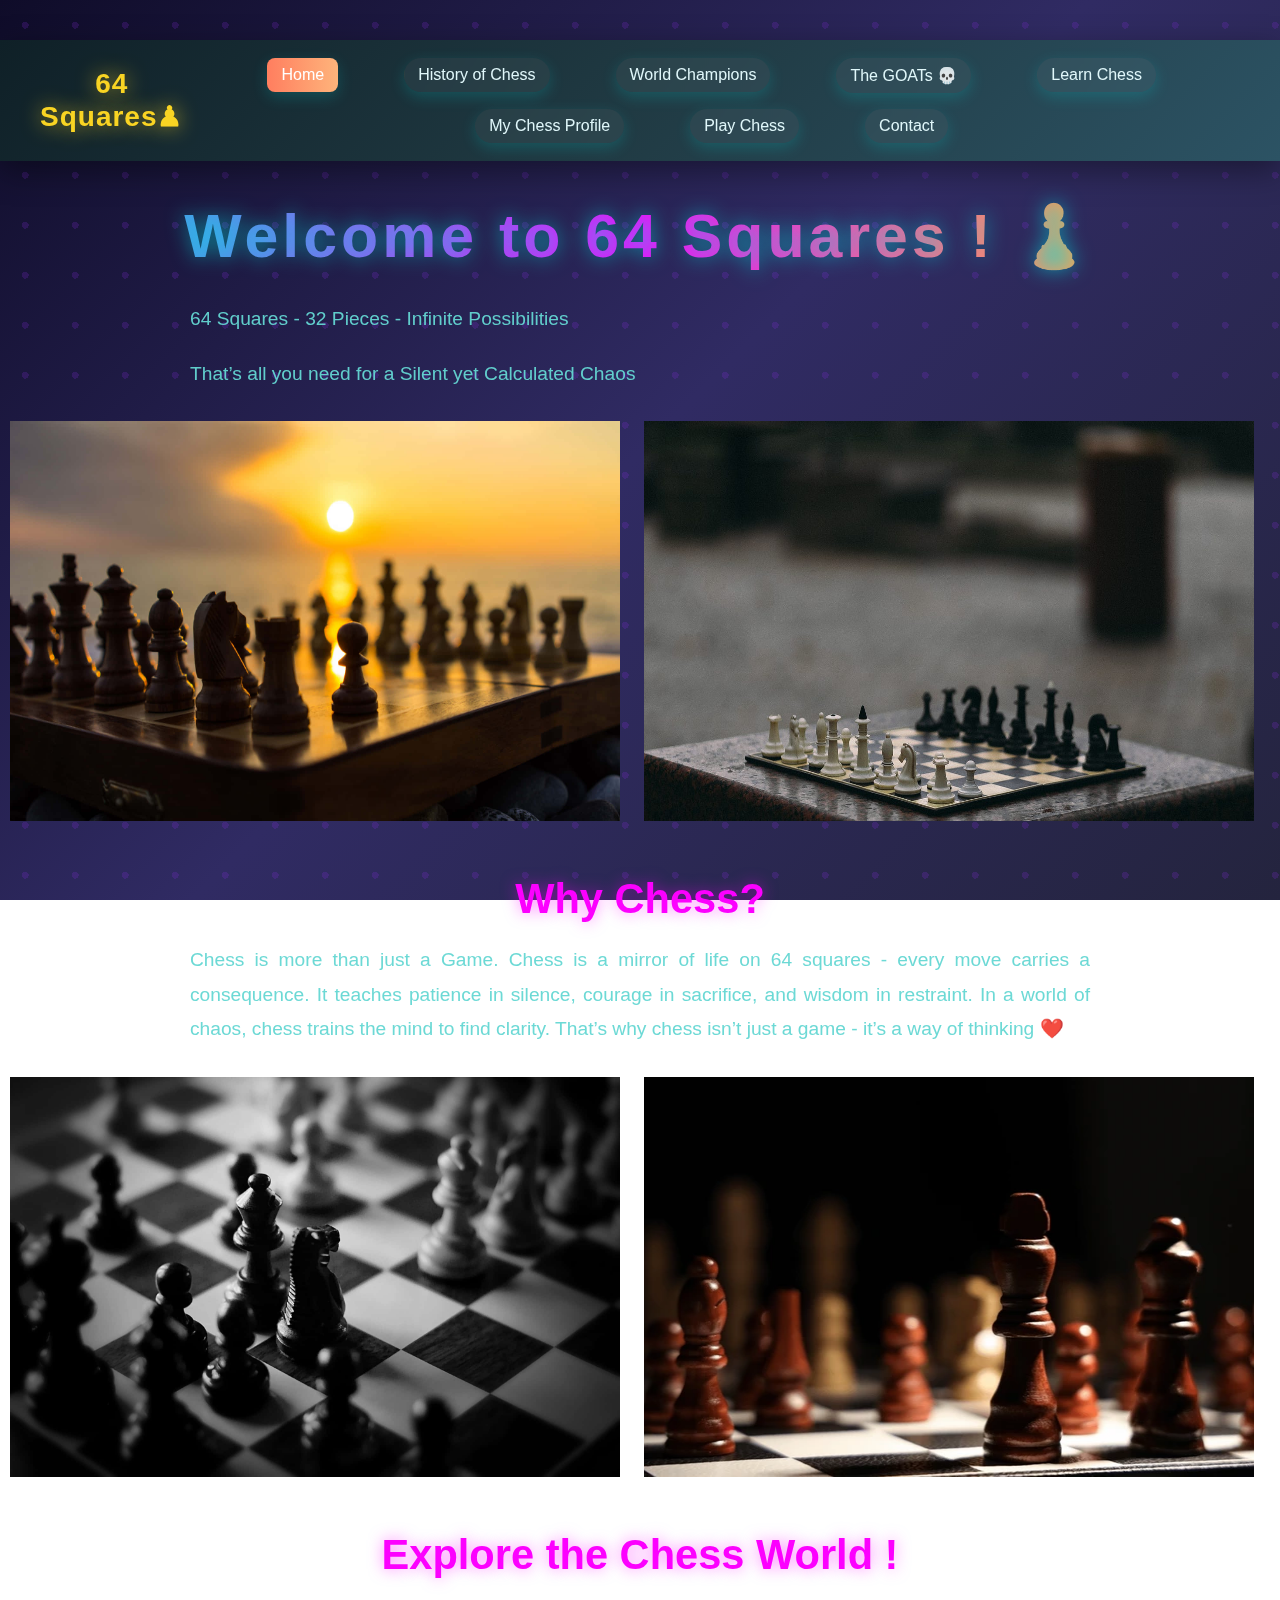
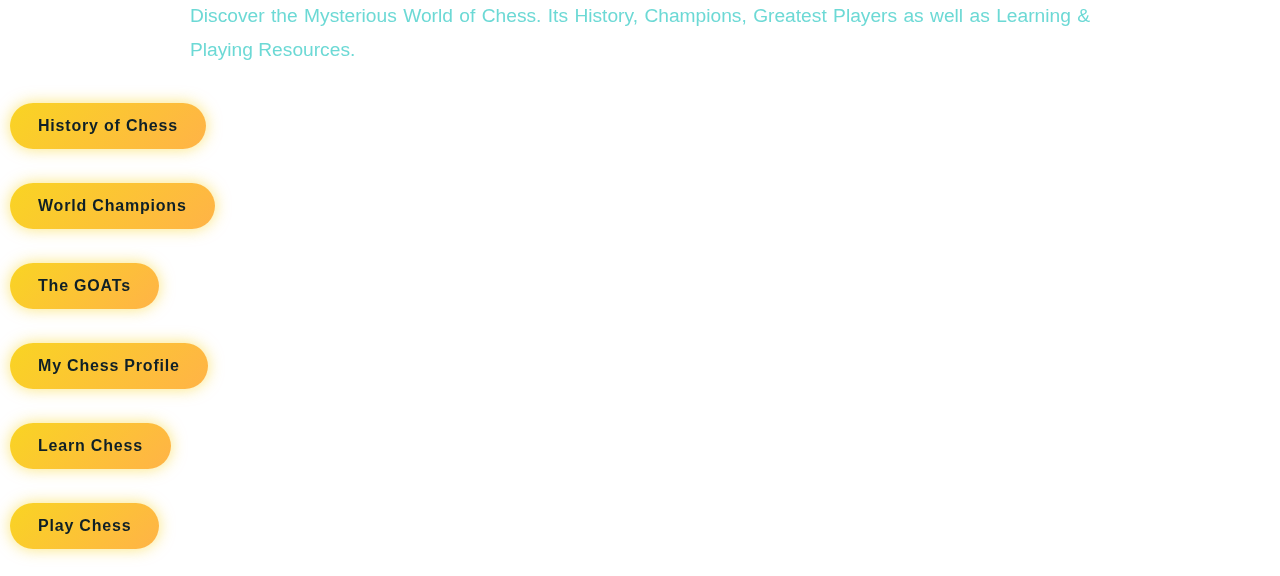
<file: index.html>
<html lang="en">
<head>
    <meta charset="UTF-8">
    <meta name="viewport" content="width=device-width, initial-scale=1.0">
    <title>64 Squares - Home</title>
    <link rel="stylesheet" href="style.css">
    <link rel="icon" href="king.jpg" >
</head>
<body>
<nav class="navbar">
  <div class="logo">64 Squares♟</div>

  <ul class="nav-links">
    <li><a href="index.html">Home</a></li>
    <li><a href="history.html">History of Chess</a></li>
    <li><a href="champions.html">World Champions</a></li>
    <li><a href="goats.html">The GOATs 💀</a></li>
    <li><a href="learning.html">Learn Chess</a></li>
    <li><a href="myprofile.html">My Chess Profile</a></li>
    <li><a href="play.html">Play Chess</a></li>
    <li><a href="contact.html">Contact</a></li>
  </ul>
</nav>


    
    
    
    <main>
        <section class="hero">
            <h1>Welcome to 64 Squares ! ♟️</h1>
                                 <p>64 Squares - 32 Pieces - Infinite Possibilities</p> 
                                 <p>That’s all you need for a Silent yet Calculated Chaos</p>
            <div class= style="text-align: center;">
         <img src="chess3.jpg" height="400" width="610" class="float-img hover-zoom reveal-img" style="display: inline-block; margin:10px;">
         <img src="chess6.jpg" height="400" width="610" class="float-img hover-zoom reveal-img" style="display: inline-block; margin:10px;">
            </div>
            
        </section>

        <section class="intro">
            <h2>Why Chess?</h2>
            <p>Chess is more than just a Game. 
         Chess is a mirror of life on 64 squares - every move carries a consequence.
It teaches patience in silence, courage in sacrifice, and wisdom in restraint.
In a world of chaos, chess trains the mind to find clarity.
That’s why chess isn’t just a game - it’s a way of thinking ❤️</p>
        </section>
        <div class="image-container">
<img src="chess1.jpg" height="400" width="610" class="float-img hover-zoom reveal-img" style="display: inline-block; margin:10px;">
<img src="chess12.webp" height="400" width="610" class="float-img hover-zoom reveal-img" style="display: inline-block; margin:10px;">

</div>
        <section class="featured-pages">
            <h2>Explore the Chess World !</h2>
            <p>Discover the Mysterious World of Chess. Its History, Champions, Greatest Players as well as Learning & Playing Resources.
        
            </p>
            <ul>
                <li><a href="history.html" class="glow-btn" target="_blank">History of Chess</a></li>
                <li><a href="champions.html" class="glow-btn" target="_blank">World Champions</a></li>
                <li><a href="goats.html" class="glow-btn" target="_blank">The GOATs</a></li>
                <li><a href="myprofile.html" class="glow-btn" target="_blank">My Chess Profile</a></li>
               <li><a href="learning.html" class="glow-btn" target="_blank">Learn Chess</a></li>
               <li><a href="play.html" class="glow-btn" target="_blank">Play Chess</a></li>
               
            </ul>
        </section>
    </main>


    
    
    <script src="script.js"></script>
</body></html>
</file>
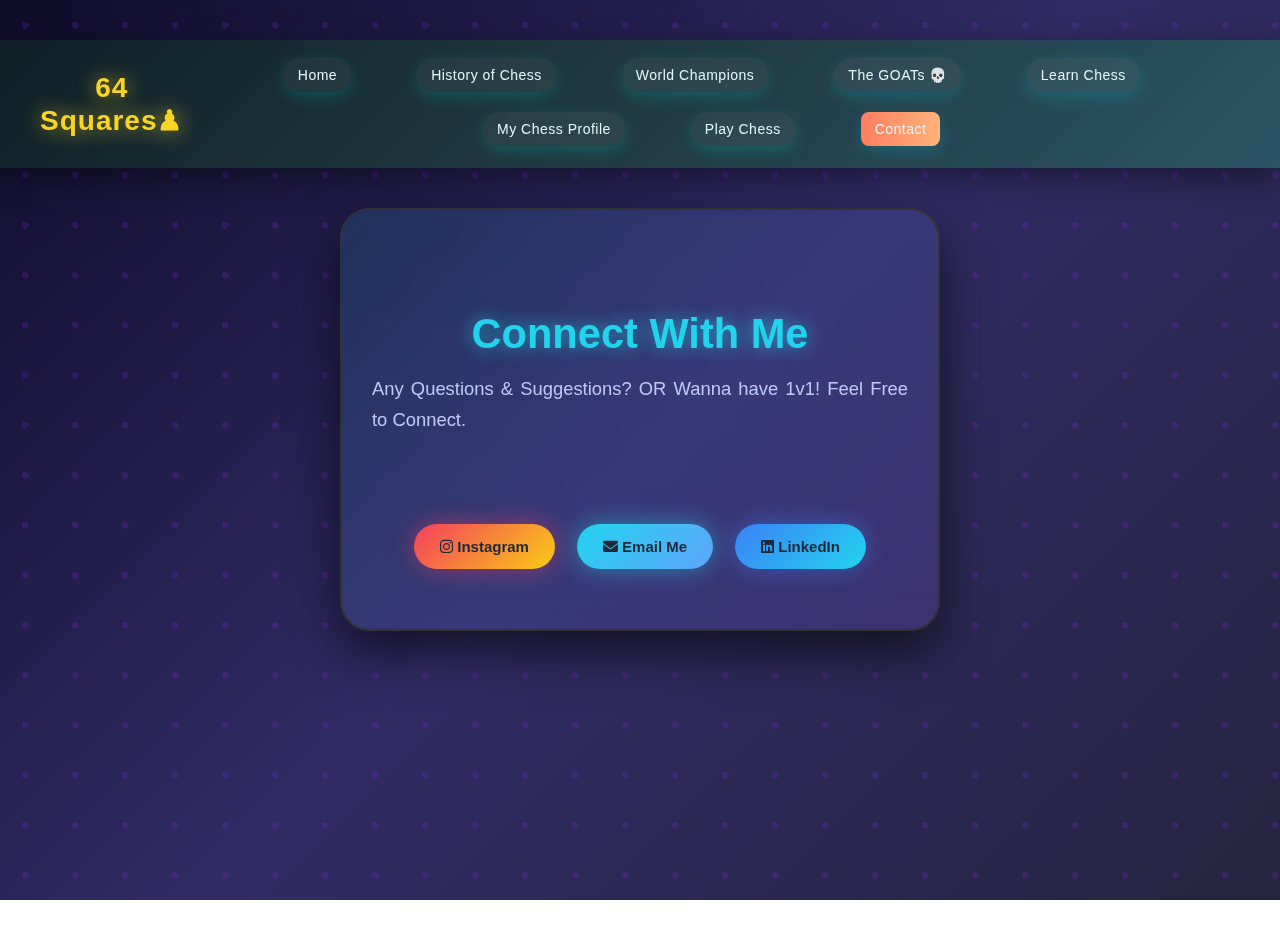
<file: contact.html>
<!DOCTYPE html>
<html lang="en">
<head>
    <meta charset="UTF-8">
    <meta name="viewport" content="width=device-width, initial-scale=1.0">
    <title>64 Squares - Contact</title>
    <link rel="stylesheet" href="style.css">
    <link rel="icon" href="king.jpg" >
    <style>
        .contact-section {
            max-width: 600px;
            margin: 30px auto;
            padding: 20px;
            border: 2px solid #333;
            border-radius: 10px;
            background-color: #f5f5f5;
        }
        .contact-section h2 {
            text-align: center;
            margin-bottom: 20px;
        }
        .contact-section label {
            display: block;
            margin-top: 10px;
            font-weight: bold;
        }
        .contact-section input,
        .contact-section textarea {
            width: 100%;
            padding: 10px;
            margin-top: 5px;
            border-radius: 5px;
            border: 1px solid #aaa;
            box-sizing: border-box;
        }
        .contact-section button {
            margin-top: 15px;
            padding: 12px 20px;
            border: none;
            background-color: #333;
            color: #fff;
            border-radius: 5px;
            cursor: pointer;
        }
        .contact-section button:hover {
            background-color: #555;
        }
    </style>
    <link rel="stylesheet" href="https://cdnjs.cloudflare.com/ajax/libs/font-awesome/6.5.0/css/all.min.css">

</head>
<body>
   
     <nav class="navbar">
  <div class="logo"> 64 Squares♟ </div>

  <ul class="nav-links">
    <li><a href="index.html"><span>Home</span></a></li>
    <li><a href="history.html"><span>History of Chess</span></a></li>
    <li><a href="champions.html"><span>World Champions</span></a></li>
    <li><a href="goats.html"><span>The GOATs 💀</span></a></li>
    <li><a href="learning.html"><span>Learn Chess</span></a></li>
    <li><a href="myprofile.html"><span> My Chess Profile</span></a></li>
    <li><a href="play.html"><span>Play Chess</span></a></li>
    <li><a href="contact.html"><span>Contact</span></a></li>
  </ul>
</nav>


   <main>
  <div class="contact-section" 
       style="
        text-align:center;
        padding:60px 30px;
        background:linear-gradient(135deg, rgba(34,211,238,0.12), rgba(139,92,246,0.18));
        border-radius:30px;
        box-shadow:0 20px 50px rgba(0,0,0,0.6);
        backdrop-filter:blur(12px);
       ">

    <h2 style="
        font-size:2.6em;
        margin-bottom:15px;
        color:#22d3ee;
        text-shadow:0 0 18px rgba(34,211,238,0.7);
       ">
      Connect With Me
    </h2>

    <p style="
        font-size:1.15em;
        max-width:600px;
        margin:0 auto 45px;
        color:#c7d2fe;
        line-height:1.7;
       ">
      Any Questions & Suggestions? OR Wanna have 1v1!  
      Feel Free to Connect.
    </p>

    <div class="connect-section">
      <div class="social-links"
           style="
            display:flex;
            justify-content:center;
            gap:22px;
            flex-wrap:wrap;
           ">

        <!-- Instagram -->
        <a href="https://www.instagram.com/rehan_shoukat0?igsh=bzNxdmoyNnhuZ3dy"
           target="_blank"
           class="social-btn insta"
           style="
            padding:14px 26px;
            border-radius:35px;
            font-size:15px;
            font-weight:600;
            color:#1e293b;
            background:linear-gradient(135deg,#f43f5e,#facc15);
            box-shadow:0 0 25px rgba(244,63,94,0.5);
            transition:all 0.4s ease;
           "
           onmouseover="this.style.transform='translateY(-6px) scale(1.07)';this.style.boxShadow='0 0 40px rgba(244,63,94,0.8)'"
           onmouseout="this.style.transform='none';this.style.boxShadow='0 0 25px rgba(244,63,94,0.5)'"
        >
          <i class="fab fa-instagram"></i> Instagram
        </a>

        <!-- Email -->
        <a href="https://mail.google.com/mail/?view=cm&fs=1&to=rehanshoukat50449@gmail.com"
           target="_blank"
           class="social-btn email"
           style="
            padding:14px 26px;
            border-radius:35px;
            font-size:15px;
            font-weight:600;
            color:#1e293b;
            background:linear-gradient(135deg,#22d3ee,#60a5fa);
            box-shadow:0 0 25px rgba(34,211,238,0.5);
            transition:all 0.4s ease;
           "
           onmouseover="this.style.transform='translateY(-6px) scale(1.07)';this.style.boxShadow='0 0 40px rgba(34,211,238,0.8)'"
           onmouseout="this.style.transform='none';this.style.boxShadow='0 0 25px rgba(34,211,238,0.5)'"
        >
          <i class="fas fa-envelope"></i> Email Me
        </a>

        <!-- LinkedIn -->
        <a href="https://www.linkedin.com/in/rehan-shoukat-364421389"
           target="_blank"
           class="social-btn linkedin"
           style="
            padding:14px 26px;
            border-radius:35px;
            font-size:15px;
            font-weight:600;
            color:#1e293b;
            background:linear-gradient(135deg,#3b82f6,#22d3ee);
            box-shadow:0 0 25px rgba(59,130,246,0.5);
            transition:all 0.4s ease;
           "
           onmouseover="this.style.transform='translateY(-6px) scale(1.07)';this.style.boxShadow='0 0 40px rgba(59,130,246,0.8)'"
           onmouseout="this.style.transform='none';this.style.boxShadow='0 0 25px rgba(59,130,246,0.5)'"
        >
          <i class="fab fa-linkedin"></i> LinkedIn
        </a>

      </div>
    </div>
  </div>
</main>

    
   

    <script src="script.js"></script>
</body>
</html>
</file>
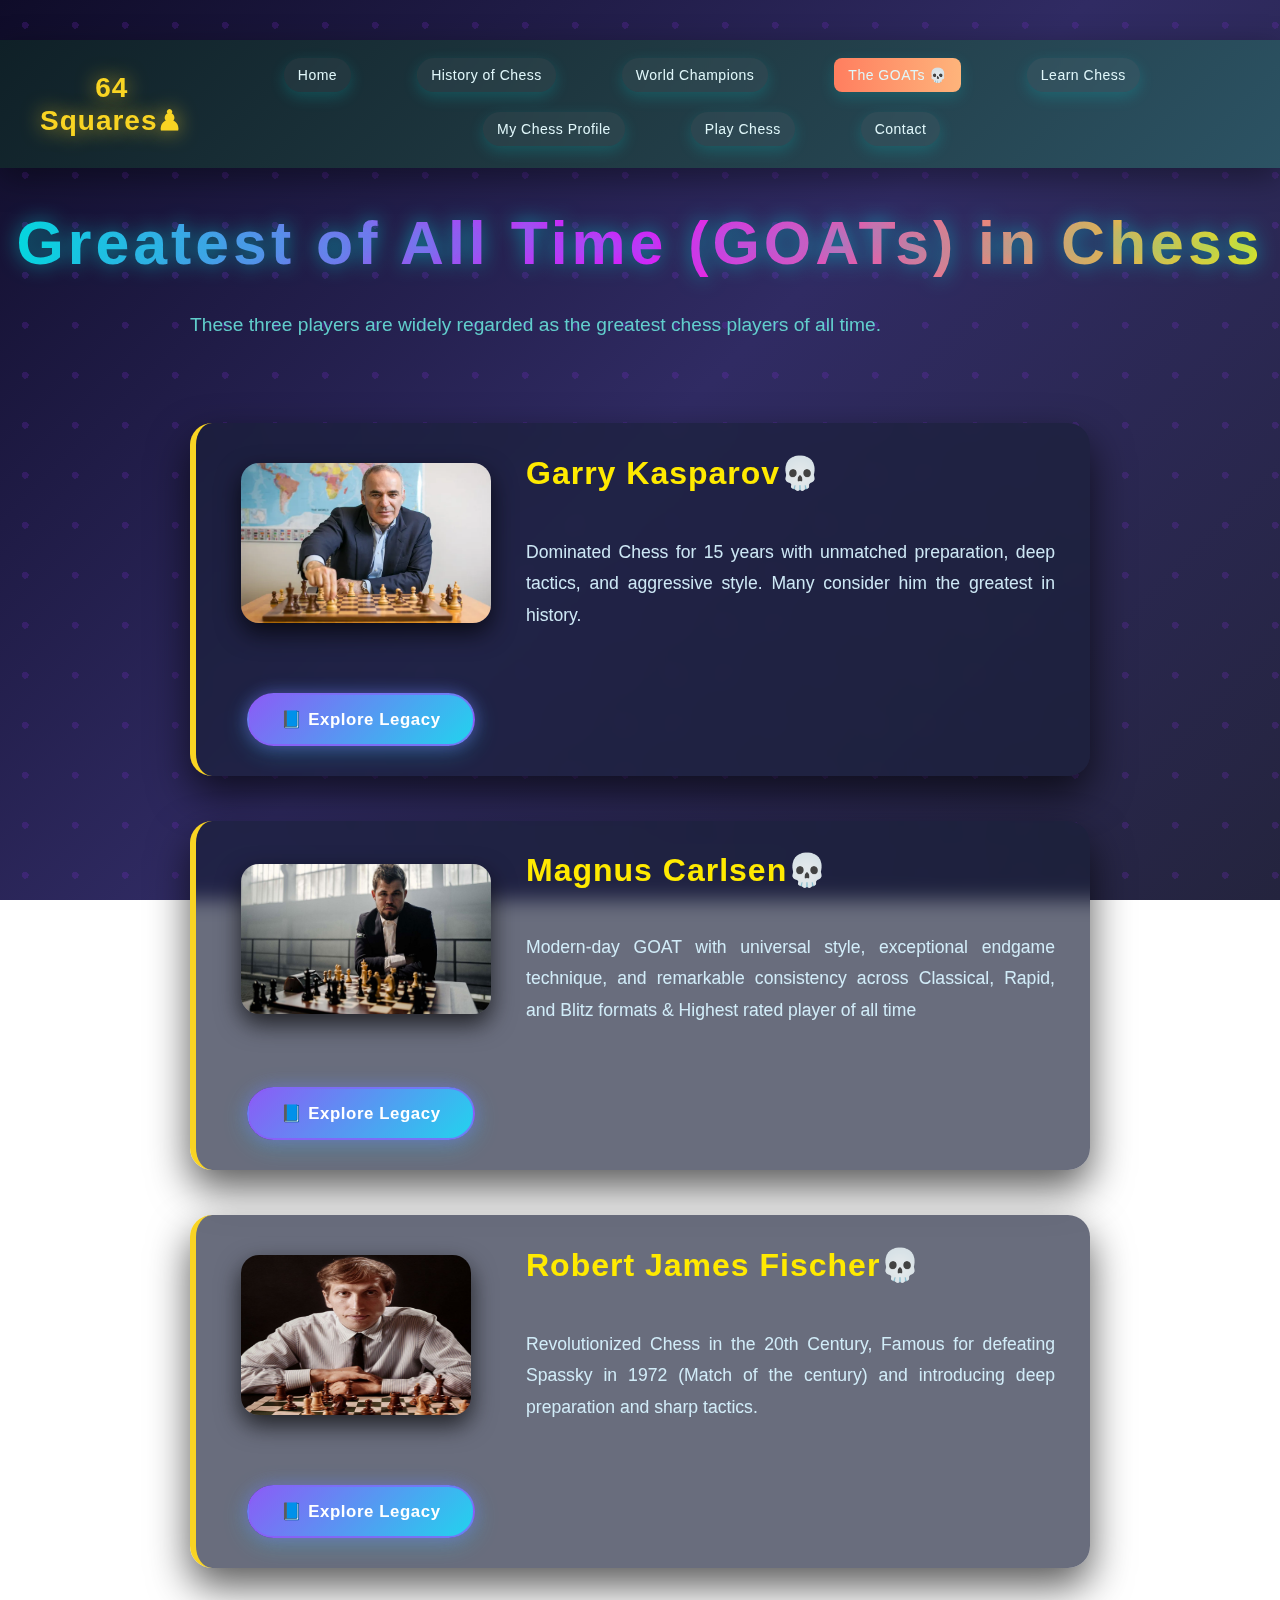
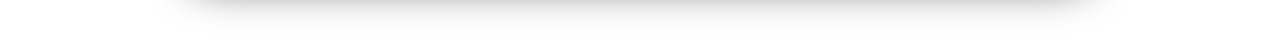
<file: goats.html>
<!DOCTYPE html>
<html lang="en">
<head>
    <meta charset="UTF-8">
    <meta name="viewport" content="width=device-width, initial-scale=1.0">
    <title>64 Squares - Chess GOATs</title>
    <link rel="stylesheet" href="style.css">
    <link rel="icon" href="king.jpg" >
    
</head>
<body>
   
    <nav class="navbar">
  <div class="logo"> 64 Squares♟</div>

  <ul class="nav-links">
    <li><a href="index.html"><span>Home</span></a></li>
    <li><a href="history.html"><span>History of Chess</span></a></li>
    <li><a href="champions.html"><span>World Champions</span></a></li>
    <li><a href="goats.html"><span>The GOATs 💀</span></a></li>
    <li><a href="learning.html"><span>Learn Chess</span></a></li>
    <li><a href="myprofile.html"><span>My Chess Profile</span></a></li>
    <li><a href="play.html"><span>Play Chess</span></a></li>
    <li><a href="contact.html"><span>Contact</span></a></li>
  </ul>
</nav>


    
    <main>
        <h1>Greatest of All Time (GOATs) in Chess</h1>
        <p>These three players are widely regarded as the greatest chess players of all time.</p>

        <section class="goats-list">

            <div class="goat">
                <h3>Garry Kasparov💀            
                    </h3><img src="garry.webp" height="160" width="250" class="float-img hover-zoom reveal-img" style="display: inline-block; margin:10px;">
                <p>Dominated Chess for 15 years with unmatched preparation, deep tactics, and aggressive style. Many consider him the greatest in history.</p>
                <a href="https://en.wikipedia.org/wiki/Garry_Kasparov" 
   target="_blank" 
   class="goat-btn">
   <span>📘</span> Explore Legacy
</a>

            </div>

            <div class="goat">
                <h3>Magnus Carlsen💀</h3>
                <img src="magnus.jpeg" height="150" width="250" class="float-img hover-zoom reveal-img" style="display: inline-block; margin:10px;" >
                <p>Modern-day GOAT with universal style, exceptional endgame technique, and remarkable consistency across Classical, Rapid, and Blitz formats & Highest rated player of all time</p>
                <a href="https://en.wikipedia.org/wiki/Magnus_Carlsen" 
   target="_blank" 
   class="goat-btn">
   <span>📘</span> Explore Legacy
</a>

            </div>

            <div class="goat">
                <h3>Robert James Fischer💀</h3>
                <img src="fischer.jpg" height="160" width="230" class="float-img hover-zoom reveal-img" style="display: inline-block; margin:10px;">
                <p>Revolutionized Chess in the 20th Century, Famous for defeating Spassky in 1972 (Match of the century) and introducing deep preparation and sharp tactics.</p>
                <a href="https://en.wikipedia.org/wiki/Bobby_Fischer" 
   target="_blank" 
   class="goat-btn">
   <span>📘</span> Explore Legacy
</a>

            </div>

        </section>
    </main>

    
   

    <script src="script.js"></script>
</body>
</html>
</file>
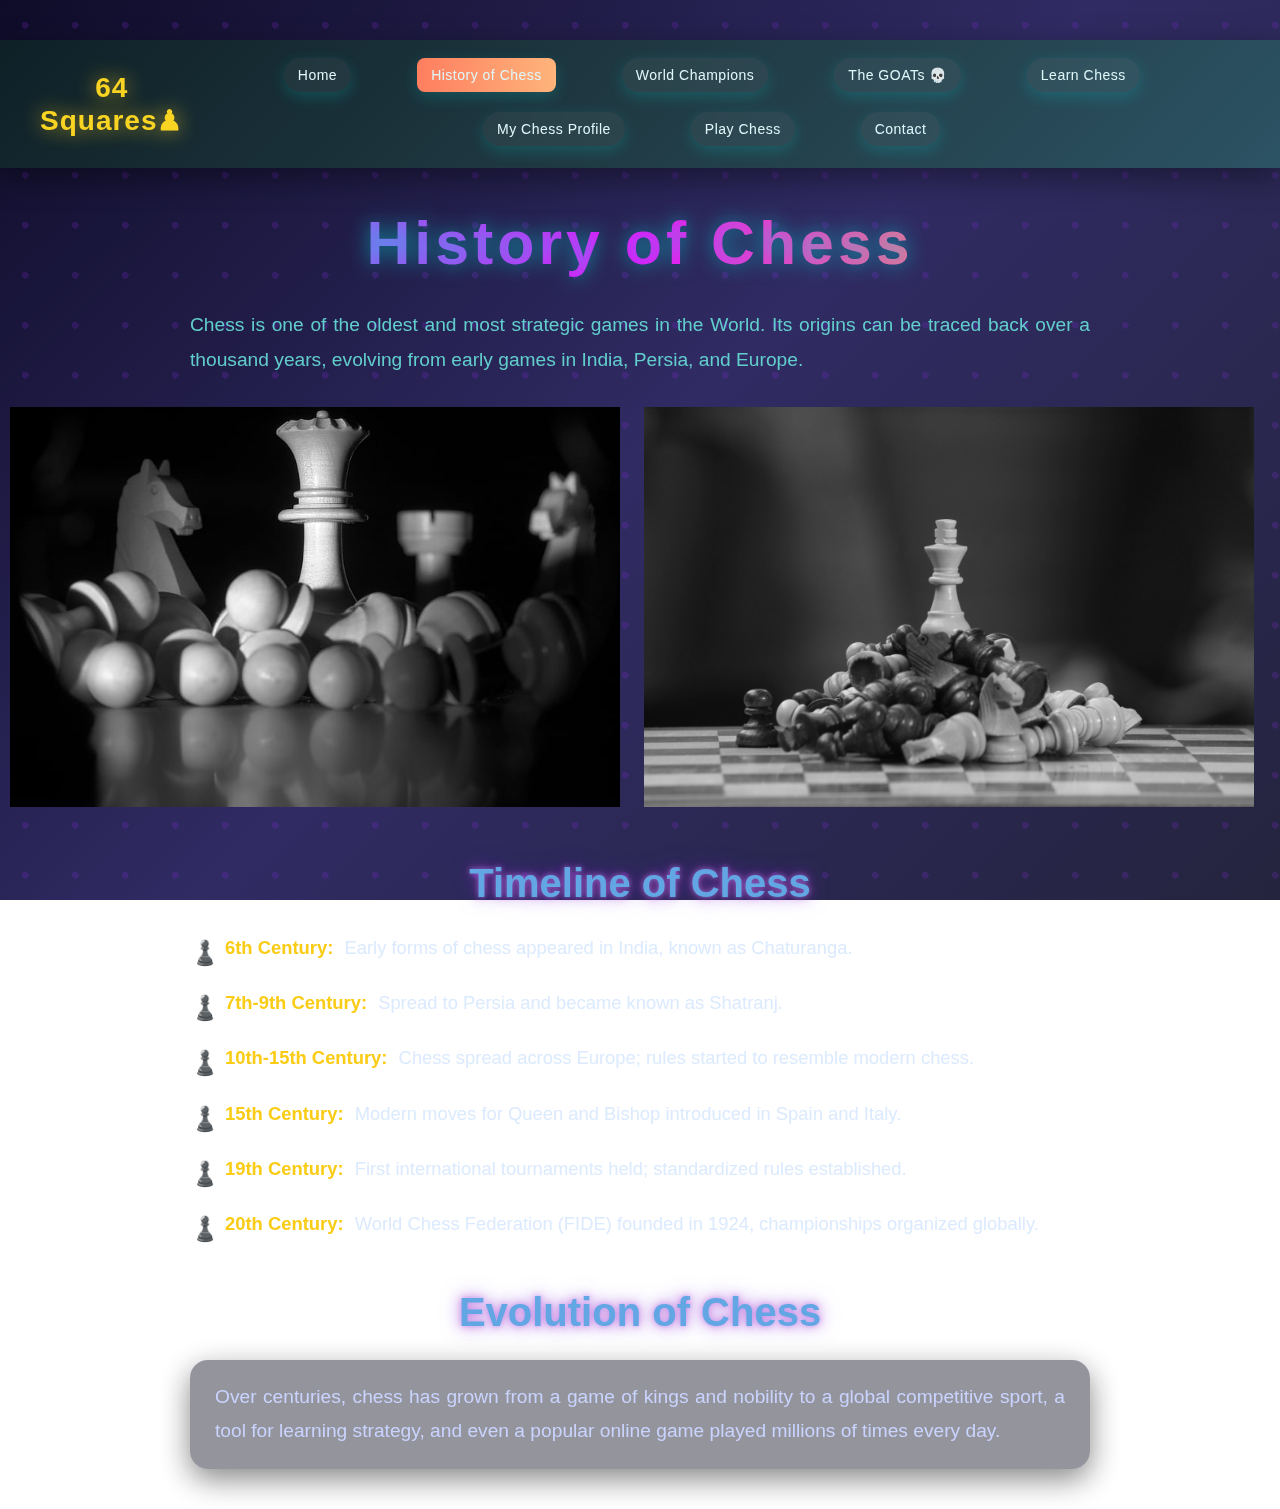
<file: history.html>
<!DOCTYPE html>
<html lang="en">
<head>
    <meta charset="UTF-8">
    <meta name="viewport" content="width=device-width, initial-scale=1.0">
    <title>64 Squares - Chess History</title>
    <link rel="stylesheet" href="style.css">
    <link rel="icon" href="king.jpg" >
</head>
<body>
    
    
   <nav class="navbar">
  <div class="logo"> 64 Squares♟</div>

  <ul class="nav-links">
    <li><a href="index.html"><span>Home</span></a></li>
    <li><a href="history.html"><span>History of Chess</span></a></li>
    <li><a href="champions.html"><span>World Champions</span></a></li>
    <li><a href="goats.html"><span>The GOATs 💀</span></a></li>
    <li><a href="learning.html"><span>Learn Chess</span></a></li>
    <li><a href="myprofile.html"><span> My Chess Profile</span></a></li>
    <li><a href="play.html"><span>Play Chess</span></a></li>
    <li><a href="contact.html"><span>Contact</span></a></li>
  </ul>
</nav>

    <main>
        <h1>History of Chess</h1>
        <section class="history-intro">
            <p>Chess is one of the oldest and most strategic games in the World. Its origins can be traced back over a thousand years, evolving from early games in India, Persia, and Europe.</p>
        </section>
<img src="chess7.jpg" height="400" width="610" class="float-img hover-zoom reveal-img" style="display: inline-block; margin:10px;">
<img src="chess9.jpg" height="400" width="610" class="float-img hover-zoom reveal-img" style="display: inline-block; margin:10px;">

<section class="history-timeline">
    <h2>Timeline of Chess</h2>
    <ul class="timeline-list">
        <li><span class="timeline-century">6th Century:</span> Early forms of chess appeared in India, known as Chaturanga.</li>
        <li><span class="timeline-century">7th-9th Century:</span> Spread to Persia and became known as Shatranj.</li>
        <li><span class="timeline-century">10th-15th Century:</span> Chess spread across Europe; rules started to resemble modern chess.</li>
        <li><span class="timeline-century">15th Century:</span> Modern moves for Queen and Bishop introduced in Spain and Italy.</li>
        <li><span class="timeline-century">19th Century:</span> First international tournaments held; standardized rules established.</li>
        <li><span class="timeline-century">20th Century:</span> World Chess Federation (FIDE) founded in 1924, championships organized globally.</li>
    </ul>
</section>

<section class="chess-evolution">
    <h2>Evolution of Chess</h2>
    <p class="evolution-text">
        Over centuries, chess has grown from a game of kings and nobility to a global competitive sport, a tool for learning strategy, and even a popular online game played millions of times every day.
    </p>
</section>

        
    </main>

   
    

    <script src="script.js"></script>
</body>
</html>
</file>
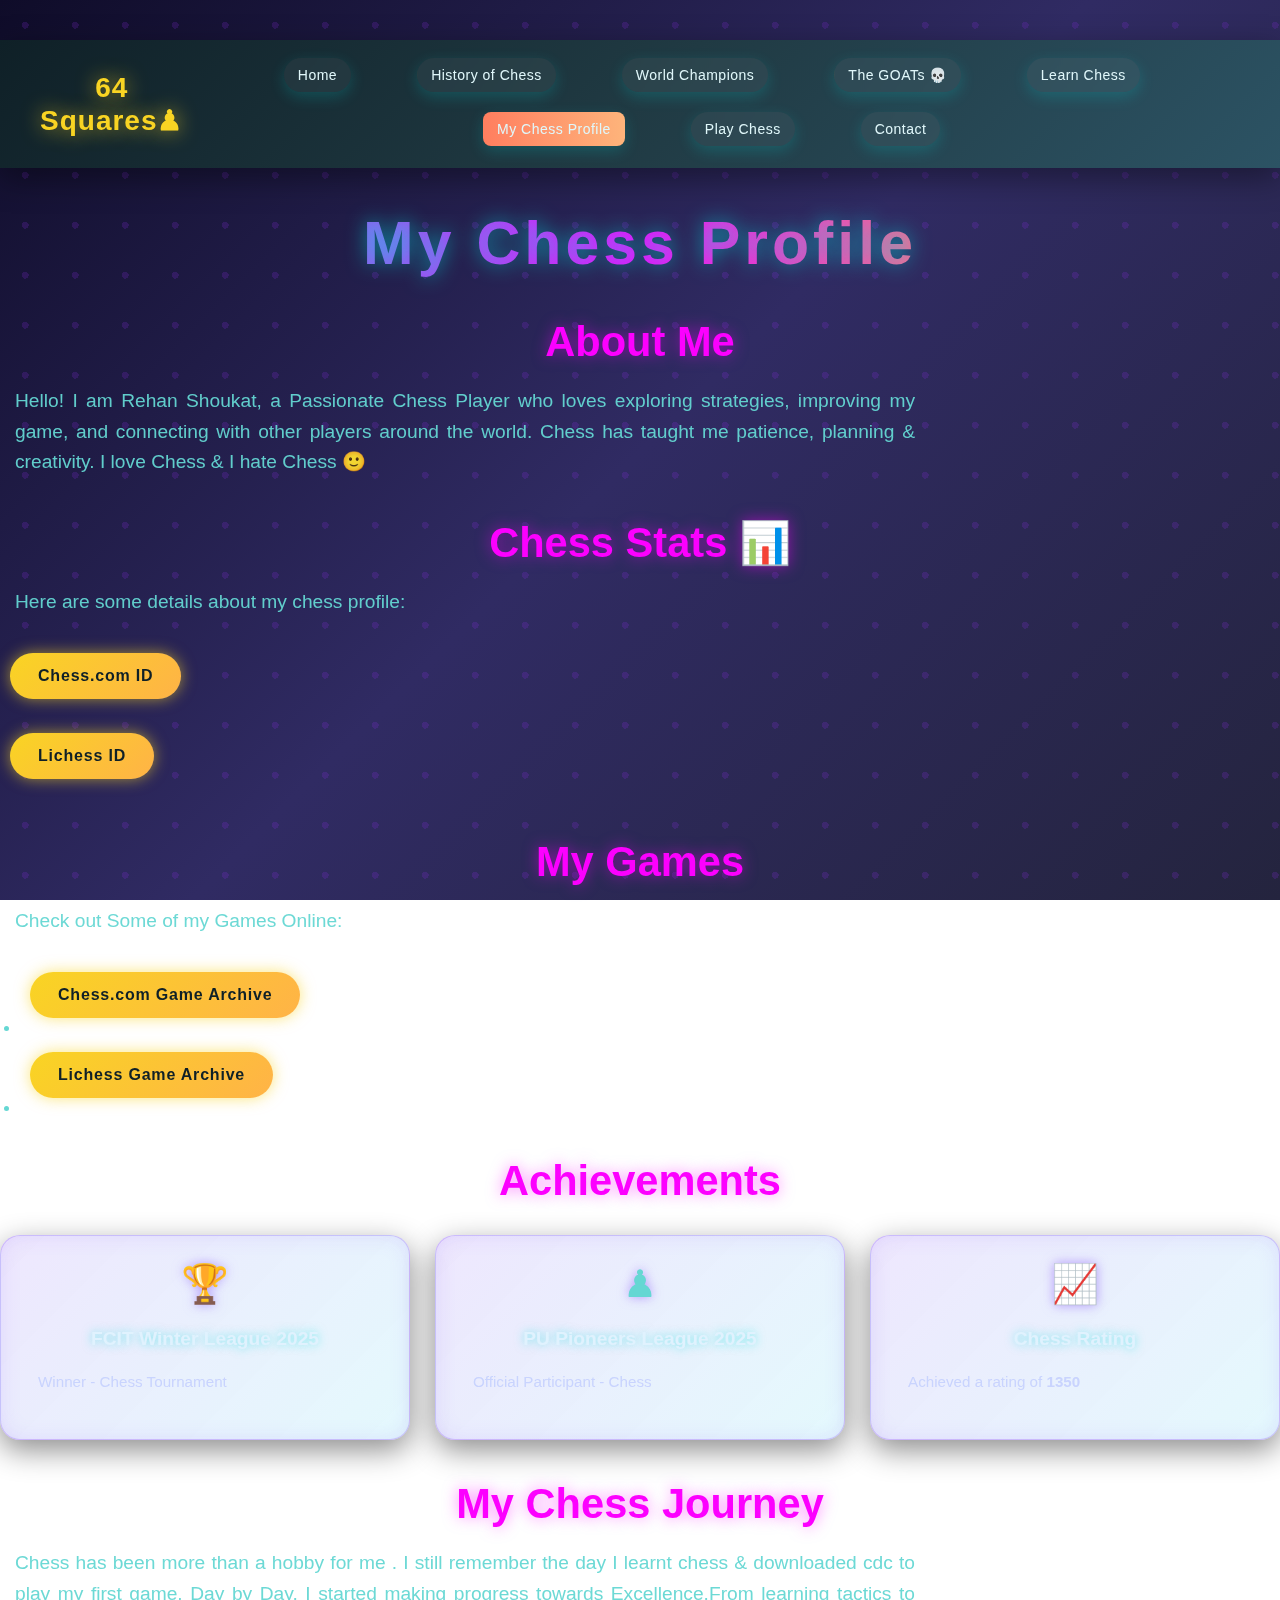
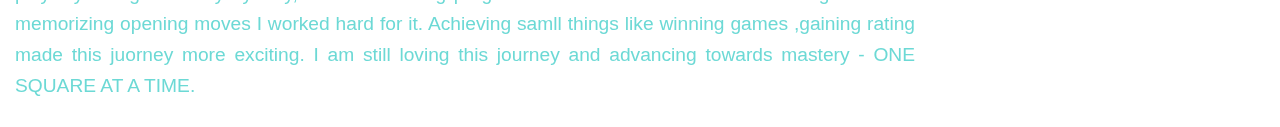
<file: myprofile.html>
<!DOCTYPE html>
<html lang="en">
<head>
    <meta charset="UTF-8">
    <meta name="viewport" content="width=device-width, initial-scale=1.0">
    <title>64 Squares - My Chess Profile</title>
    <link rel="stylesheet" href="style.css">
    <link rel="icon" href="king.jpg" >
    <style>
        .profile-section {
            margin-bottom: 25px;
        }
        .profile-section h2 {
            margin-bottom: 10px;
        }
        .profile-section p {
            margin-left: 15px;
            line-height: 1.6;
        }
        .profile-links ul {
            margin-left: 20px;
        }
    </style>
</head>
<body>
  
    <nav class="navbar">
  <div class="logo"> 64 Squares♟</div>

  <ul class="nav-links">
    <li><a href="index.html"><span>Home</span></a></li>
    <li><a href="history.html"><span>History of Chess</span></a></li>
    <li><a href="champions.html"><span>World Champions</span></a></li>
    <li><a href="goats.html"><span>The GOATs 💀</span></a></li>
    <li><a href="learning.html"><span>Learn Chess</span></a></li>
    <li><a href="myprofile.html"><span>My Chess Profile</span></a></li>
    <li><a href="play.html"><span>Play Chess</span></a></li>
    <li><a href="contact.html"><span>Contact</span></a></li>
  </ul>
</nav>

    <main>
        <h1>My Chess Profile </h1>

        <section class="profile-section">
            <h2>About Me</h2>
            <p>Hello! I am Rehan Shoukat, a Passionate Chess Player who loves exploring strategies, improving my game, and connecting with other players around the world. Chess has taught me patience, planning & creativity. I love Chess & I hate Chess 🙂</p>
        </section>

        <section class="profile-section">
            <h2>Chess Stats 📊</h2>
            <p>Here are some details about my chess profile:</p>
            <ul>
                <li> <a href=https://www.chess.com/member/rehan_shoukat?hash=49xo5508e5VOzmy0YlDJ%2BHv5BvupVIiAilfekNaAqwxLffjjkjzO2j93ZvwOZhIHMAu4yTRG2awQVFE8DN7GXuu6XWMm%2FEtptLP%2FWCZ29rcIblMcZo01BygdtQi1kts9jtJXthBJMeCk9IqdSx8mbv%2Ft%2B4WakUnTs16Ps8Drohs%3D&utm_source=chesscom&utm_campaign=friend_invite_link class="glow-btn" target="_blank">Chess.com ID</a></li>
                <li> <a href=https://lichess.org/@/Rehan_Shoukat class="glow-btn" target="_blank">Lichess ID</a></li>
               
            </ul>
        </section>

        <section class="profile-section profile-links">
            <h2>My Games</h2>
            <p>Check out Some of my Games Online:</p>
            <ul>
                <li><a href=https://www.chess.com/game/live/147027182094?move=0 class="glow-btn" target="_blank">Chess.com Game Archive</a></li>
                <li><a href=https://lichess.org/XR0A7WEK2Sgz class="glow-btn" target="_blank">Lichess Game Archive</a></li>
            </ul>
        </section>

        <section class="profile-section achievements-section">
    <h2>Achievements</h2>

    <div class="achievements-grid">
        <div class="achievement-card">
            <span class="badge">🏆</span>
            <h3>FCIT Winter League 2025</h3>
            <p>Winner - Chess Tournament</p>
        </div>

        <div class="achievement-card">
            <span class="badge">♟</span>
            <h3>PU Pioneers League 2025</h3>
            <p>Official Participant - Chess</p>
        </div>

        <div class="achievement-card">
            <span class="badge">📈</span>
            <h3>Chess Rating</h3>
            <p>Achieved a rating of <strong>1350</strong></p>
        </div>
    </div>
</section>

        <section class="profile-section">
            <h2>My Chess Journey</h2>
            <ul>
                <p> Chess has been more than a hobby for me . I still remember the day I learnt chess & downloaded cdc to play my first game. Day by Day, I started making progress towards Excellence.From learning tactics to memorizing opening moves I worked hard for it. Achieving samll things like winning games ,gaining rating made this juorney more exciting. I am still loving this journey and advancing towards mastery - ONE SQUARE AT A TIME. </p>
        </section>
            </ul>
        </section>
    </main>


   

    <script src="script.js"></script>
</body>
</html>
</file>
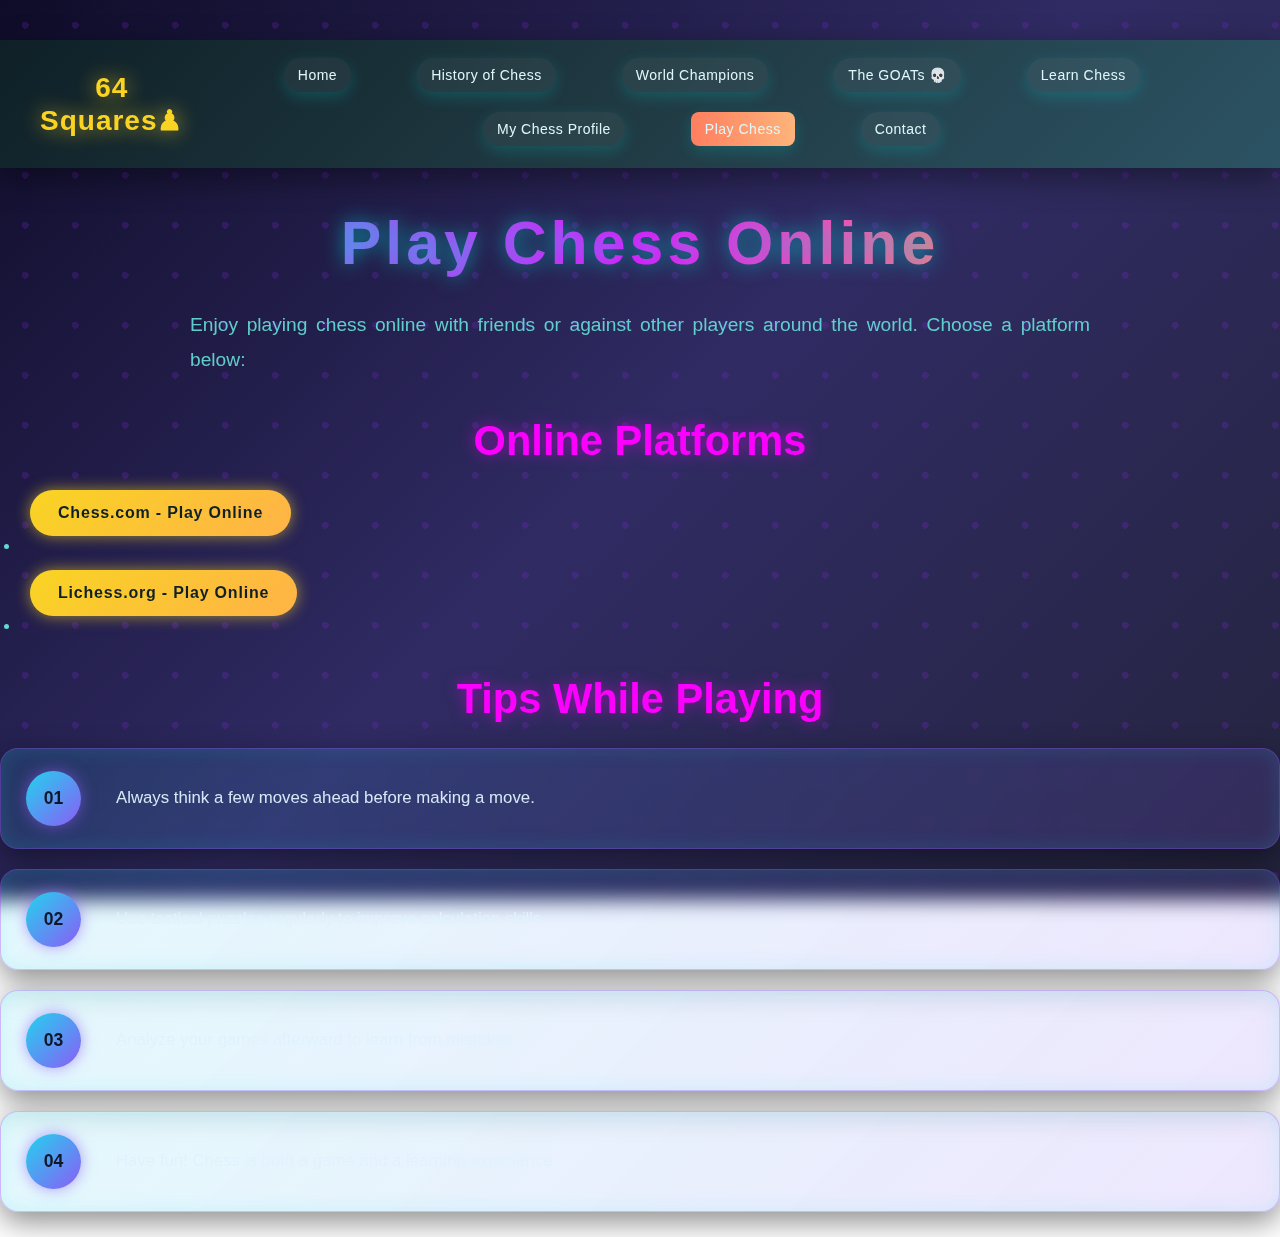
<file: play.html>
<!DOCTYPE html>
<html lang="en">
<head>
    <meta charset="UTF-8">
    <meta name="viewport" content="width=device-width, initial-scale=1.0">
    <title>64 Squares - Play Chess</title>
    <link rel="stylesheet" href="style.css">
    <style>
        .play-section {
            margin-bottom: 25px;
        }
        .play-section h2 {
            margin-bottom: 10px;
        }
        .play-section p {
            margin-left: 15px;
            line-height: 1.6;
        }
        .play-links ul {
            margin-left: 20px;
        }
        iframe {
            width: 100%;
            height: 600px;
            border: 2px solid #333;
            border-radius: 10px;
        }
    </style>
</head>
<body>
 
    <nav class="navbar">
  <div class="logo"> 64 Squares♟</div>

  <ul class="nav-links">
    <li><a href="index.html"><span>Home</span></a></li>
    <li><a href="history.html"><span>History of Chess</span></a></li>
    <li><a href="champions.html"><span>World Champions</span></a></li>
    <li><a href="goats.html"><span>The GOATs 💀</span></a></li>
    <li><a href="learning.html"><span>Learn Chess</span></a></li>
    <li><a href="myprofile.html"><span>My Chess Profile</span></a></li>
    <li><a href="play.html"><span>Play Chess</span></a></li>
    <li><a href="contact.html"><span>Contact</span></a></li>
  </ul>
</nav>


  
    <main>
        <h1>Play Chess Online</h1>
        <p>Enjoy playing chess online with friends or against other players around the world. Choose a platform below:</p>

        
        <section class="play-section play-links">
            <h2>Online Platforms</h2>
            <ul>
                <li><a href="https://www.chess.com/play/online" class="glow-btn" target="_blank">Chess.com - Play Online</a></li>
                <li><a href="https://lichess.org" class="glow-btn" target="_blank">Lichess.org - Play Online</a></li>
            </ul>
        </section>

       
        
            
        
<section class="play-section play-steps">
    <h2>Tips While Playing</h2>

    <div class="steps-container">
        <div class="step-card">
            <span class="step-number">01</span>
            <p>Always think a few moves ahead before making a move.</p>
        </div>

        <div class="step-card">
            <span class="step-number">02</span>
            <p>Use tactical puzzles regularly to improve calculation skills.</p>
        </div>

        <div class="step-card">
            <span class="step-number">03</span>
            <p>Analyze your games afterward to learn from mistakes.</p>
        </div>

        <div class="step-card">
            <span class="step-number">04</span>
            <p>Have fun! Chess is both a game and a learning experience.</p>
        </div>
    </div>
</section>

    </main>

   
   

    <script src="script.js"></script>
    
</body>
</html>
</file>
<file: style.css>
/* Reset & Base */
* {
    margin: 0;
    padding: 0;
    box-sizing: border-box;
}

body {
    font-family: 'Montserrat', 'Segoe UI', Arial, sans-serif;
    background: linear-gradient(135deg, #0f0c29, #302b63, #24243e);
    background-attachment: fixed;
    color: #65d7d3;
    min-height: 100vh;
    overflow-x: hidden;
    position: relative;
}
/* Navbar container */
.navbar {
  display: flex;
  justify-content: space-between;
  align-items: center;
  padding: 15px 50px;
  background: linear-gradient(135deg, #0f2027, #203a43, #2c5364);
  box-shadow: 0 10px 30px rgba(0,0,0,0.4);
  position: sticky;
  top: 0;
  z-index: 1000;
}


.logo {
  font-size: 26px;
  font-weight: bold;
  color: #9e8405;
  letter-spacing: 1px;
}


.nav-links {
  list-style: none;
  display: flex;
  gap: 25px;
}


.nav-links li a {
  text-decoration: none;
  color: #e0f7fa;
  font-size: 16px;
  padding: 8px 14px;
  border-radius: 20px;
  transition: all 0.3s ease;
}

/* Hover effect */
.nav-links li a:hover {
  background: rgba(249, 212, 35, 0.2);
  color: #c8df1a;
  box-shadow: 0 0 15px rgba(249, 212, 35, 0.6);
}


.nav-links li a.active {
  background: #f9d423;
  color: #1b1b1b;
}
.nav-links {
  list-style: none;
  display: flex;
  flex-wrap: wrap;        
  justify-content: center;
  gap: 15px;
  max-width: 100%;
}

.navbar {
  position: sticky;
  top: 0;
  z-index: 1000;
  padding: 18px 40px;
  background: linear-gradient(135deg, #0f2027, #203a43, #2c5364);
  display: flex;
  justify-content: space-between;
  align-items: center;
  animation: slideDown 1s ease;
}


@keyframes slideDown {
  from { transform: translateY(-100%); opacity: 0; }
  to { transform: translateY(0); opacity: 1; }
}


.logo {
  font-size: 28px;
  font-weight: 700;
  color: #f9d423;
  text-shadow: 0 0 20px rgba(249,212,35,0.7);
  transition: transform 0.3s ease;
}

.logo:hover {
  transform: scale(1.1) rotate(-2deg);
}


.nav-links {
  display: flex;
  flex-wrap: wrap;
  gap: 16px;
  justify-content: center;
}


.nav-links a {
  position: relative;
  text-decoration: none;
  padding: 8px 16px;
  border-radius: 25px;
  background: rgba(255,255,255,0.05);
  backdrop-filter: blur(6px);
  overflow: hidden;
}


.nav-links a span {
  position: relative;
  z-index: 2;
  color: #e0f7fa;
  font-size: 14px;
  letter-spacing: 0.5px;
  transition: color 0.3s ease;
}

.nav-links a::before {
  content: "";
  position: absolute;
  inset: 0;
  background: linear-gradient(120deg, transparent, rgba(249,212,35,0.4), transparent);
  transform: translateX(-100%);
  transition: transform 0.5s ease;
}


.nav-links a:hover::before {
  transform: translateX(100%);
}

.nav-links a:hover span {
  color: #f9d423;
}


.nav-links a:hover {
  transform: translateY(-4px);
  box-shadow: 0 10px 30px rgba(249,212,35,0.3);
}


.nav-links a.active {
  background: #f9d423;
}

.nav-links a.active span {
  color: #1b1b1b;
}
.glow-dark {
  background: linear-gradient(135deg, #0f2027, #203a43);
  color: #f9d423;
  box-shadow: 0 0 20px rgba(249,212,35,0.5);
}
.glow-btn {
  display: inline-block;
  padding: 14px 28px;
  margin: 15px 10px;
  font-size: 16px;
  font-weight: 600;
  color: #0f2027;
  background: linear-gradient(135deg, #f9d423, #ffb347);
  border-radius: 40px;
  text-decoration: none;
  letter-spacing: 0.8px;
  position: relative;
  overflow: hidden;
  transition: all 0.4s ease;
  box-shadow: 0 0 15px rgba(249,212,35,0.6);
}


.glow-btn::before {
  content: "";
  position: absolute;
  inset: -2px;
  background: linear-gradient(120deg, #fff, #f9d423, #fff);
  opacity: 0.6;
  filter: blur(20px);
  z-index: -1;
}


.glow-btn:hover {
  transform: translateY(-5px) scale(1.05);
  box-shadow: 0 0 35px rgba(249,212,35,0.9);
}


.glow-btn:active {
  transform: scale(0.95);
}

input, textarea {
  color: #1b1b1b;              
  font-weight: 500;
} 


input::placeholder,
textarea::placeholder {
  color: #6b7280;             
  opacity: 1;                  
}
.contact-box {
  background: rgba(255, 255, 255, 0.9); 
}



body::before {
    content: '';
    position: fixed;
    top: 0; left: 0; width: 100%; height: 100%;
    background: radial-gradient(circle, rgba(138,43,226,0.2) 10%, transparent 10%);
    background-size: 50px 50px;
    animation: float 20s infinite linear;
    pointer-events: none;
    z-index: -1;
}

@keyframes float {
    0% { transform: translateY(0); }
    100% { transform: translateY(-50px); }
}


.container {
    max-width: 1300px;
    margin: 40px auto;
    padding: 40px;
    background: rgba(20, 20, 40, 0.6);
    border-radius: 25px;
    box-shadow: 0 20px 50px rgba(0, 0, 0, 0.8),
                inset 0 0 30px rgba(138, 43, 226, 0.2);
    border: 1px solid rgba(138, 43, 226, 0.4);
    backdrop-filter: blur(15px);
    animation: glowPulse 8s infinite alternate;
}

@keyframes glowPulse {
    0% { box-shadow: 0 20px 50px rgba(0,0,0,0.8), inset 0 0 30px rgba(138,43,226,0.2); }
    100% { box-shadow: 0 20px 60px rgba(138,43,226,0.4), inset 0 0 40px rgba(255,0,255,0.3); }
}


h1 {
    font-size: 3.8em;
    text-align: center;
    margin-bottom: 30px;
    background: linear-gradient(90deg, #00dbde, #fc00ff, #ffea00);
    -webkit-background-clip: text;
    -webkit-text-fill-color: transparent;
    background-clip: text;
    text-shadow: 0 0 20px rgba(0, 219, 222, 0.6);
    letter-spacing: 4px;
    animation: neonFlicker 3s infinite;
}

@keyframes neonFlicker {
    0%, 100% { opacity: 1; }
    50% { opacity: 0.9; }
}

h2 {
    font-size: 2.6em;
    color: #fc00ff;
    text-align: center;
    margin: 40px 0 20px;
    text-shadow: 0 0 15px rgba(252, 0, 255, 0.5);
}

h3 {
    font-size: 2em;
    color: #00dbde;
    text-shadow: 0 0 10px rgba(0, 219, 222, 0.5);
}


p {
    font-size: 1.2em;
    max-width: 900px;
    margin: 20px auto;
    line-height: 1.8;
    text-align: justify;
    opacity: 0.95;
}


button, .btn {
    padding: 16px 36px;
    font-size: 1.3em;
    font-weight: bold;
    border: 2px solid transparent;
    border-radius: 50px;
    cursor: pointer;
    background: linear-gradient(45deg, #fc00ff, #00dbde);
    color: white;
    box-shadow: 0 0 20px rgba(252, 0, 255, 0.6);
    transition: all 0.4s ease;
    position: relative;
    overflow: hidden;
    text-transform: uppercase;
}

button::before {
    content: '';
    position: absolute;
    top: -50%; left: -50%;
    width: 200%; height: 200%;
    background: radial-gradient(circle, rgba(255,255,255,0.3) 0%, transparent 70%);
    transition: all 0.6s;
    opacity: 0;
}

button:hover::before {
    opacity: 1;
    transform: translate(25%, 25%);
}

button:hover {
    transform: translateY(-8px) rotate(2deg);
    box-shadow: 0 0 40px rgba(0, 219, 222, 0.8);
    border-color: #ffea00;
}


#resetBtn { background: linear-gradient(45deg, #ff006e, #ffea00); }
#flipBtn { background: linear-gradient(45deg, #7209b7, #b5179e); }


nav {
    text-align: center;
    margin: 40px 0;
}

nav a {
    color: #00dbde;
    text-decoration: none;
    font-size: 1.4em;
    margin: 0 25px;
    padding: 12px 30px;
    border-radius: 50px;
    background: rgba(0, 219, 222, 0.1);
    transition: all 0.4s ease;
    display: inline-block;
    box-shadow: 0 5px 15px rgba(0, 219, 222, 0.2);
}

nav a:hover {
    background: rgba(252, 0, 255, 0.3);
    transform: scale(1.15) rotate(3deg);
    box-shadow: 0 10px 30px rgba(252, 0, 255, 0.5);
    color: #ffea00;
}


#status {
    font-size: 1.8em;
    font-weight: bold;
    text-align: center;
    padding: 20px;
    margin: 30px 0;
    background: rgba(20, 20, 40, 0.8);
    border-radius: 20px;
    border: 2px dashed #fc00ff;
    box-shadow: 0 0 30px rgba(252, 0, 255, 0.4);
    min-height: 80px;
}



#chessboard {
    width: 400px;
    height: 400px;
    margin: 40px auto;
    display: grid;
    grid-template-columns: repeat(8, 1fr);
    border-radius: 12px;
    overflow: hidden;
    box-shadow: 0 15px 40px rgba(0,0,0,0.3);
}

.square {
    display: flex;
    align-items: center;
    justify-content: center;
    font-size: 32px;
    cursor: pointer;
}

.light {
    background: #f0d9b5;
}

.dark {
    background: #b58863;
}

.square.selected {
    outline: 3px solid #ff7e5f;
}


#board:hover {
    transform: scale(1.05) rotate(1deg);
    box-shadow: 0 0 80px rgba(0, 219, 222, 0.8);
}


footer {
    text-align: center;
    margin-top: 80px;
    padding: 30px;
    font-size: 1.1em;
    color: #00dbde;
    border-top: 2px solid rgba(138, 43, 226, 0.4);
}


.grid {
    display: grid;
    grid-template-columns: repeat(auto-fit, minmax(300px, 1fr));
    gap: 30px;
    margin: 40px 0;
}

.card {
    background: rgba(40, 40, 80, 0.5);
    padding: 25px;
    border-radius: 20px;
    box-shadow: 0 10px 30px rgba(0,0,0,0.6);
    transition: all 0.4s;
    text-align: center;
}

.card:hover {
    transform: translateY(-15px);
    box-shadow: 0 20px 50px rgba(252, 0, 255, 0.4);
}


@media (max-width: 768px) {
    h1 { font-size: 2.8em; }
    .container { padding: 20px; margin: 20px; }
    #board { width: 90vw; }
    nav a { display: block; margin: 15px auto; width: 80%; }
    button { width: 80%; margin: 15px auto; display: block; }
}.contact-section {
  color: #1c8bda;   
}
.connect-section {
  margin-top: 60px;
  text-align: center;
}

.connect-section h3 {
  font-size: 22px;
  color: var(--accent-purple);
  margin-bottom: 25px;
}

/* Container */
.social-links {
  display: flex;
  justify-content: center;
  flex-wrap: wrap;
  gap: 18px;
}

/* Base Button */
.social-btn {
  padding: 12px 22px;
  border-radius: 30px;
  text-decoration: none;
  font-weight: 600;
  font-size: 15px;
  transition: all 0.3s ease;
  color: #3509ae;
  box-shadow: 0 0 20px rgba(0,0,0,0.25);
}

/* Individual Colors */
.linkedin {
  background: linear-gradient(135deg, #62bbfe);
}



.email {
  background: linear-gradient(135deg,  #f01d1d, rgb(219, 216, 40) #0ca0f0);
}

.insta {
  background: linear-gradient(135deg, #e70a0a, #fadf65);
}

/* Hover */
.social-btn:hover {
  transform: translateY(-6px) scale(1.05);
  box-shadow: 0 0 35px rgba(0,0,0,0.5);
}
.connect-section::before {
  content: "";
  display: block;
  width: 140px;
  height: 3px;
  background: var(--accent-gold);
  margin: 0 auto 25px;
  border-radius: 10px;
}
.float-img {
  animation: float 6s ease-in-out infinite;
}

@keyframes float {
  0% { transform: translateY(0px); }
  50% { transform: translateY(-15px); }
  100% { transform: translateY(0px); }
}
.image-container {
  
  justify-content: center;   /* Center horizontally */
        
}

/* =========================
   CHAMPIONS SECTION ONLY
   ========================= */

.champions-list ul {
  list-style: none;
  padding-left: 40px;
  position: relative;
}

/* Vertical Ranking Line */
.champions-list ul::before {
  content: "";
  position: absolute;
  left: 18px;
  top: 0;
  bottom: 0;
  width: 3px;
  background: linear-gradient(#f9d423, #00dbde, #fc00ff);
  border-radius: 10px;
}

/* Champion Card */
.champion {
  position: relative;
  margin: 35px 0;
  padding: 25px 30px;
  background: rgba(30, 30, 60, 0.55);
  border-radius: 20px;
  border: 1px solid rgba(255, 255, 255, 0.08);
  backdrop-filter: blur(12px);
  box-shadow: 0 15px 35px rgba(0,0,0,0.6);
  transition: all 0.45s ease;
}

/* Ranking Icon */
.champion::before {
  content: "♔";
  position: absolute;
  left: -45px;
  top: 28px;
  width: 38px;
  height: 38px;
  border-radius: 50%;
  background: linear-gradient(135deg, #f9d423, #ffea00);
  color: #1b1b1b;
  display: flex;
  align-items: center;
  justify-content: center;
  font-size: 20px;
  box-shadow: 0 0 15px rgba(249,212,35,0.8);
}

/* Hover Elevation */
.champion:hover {
  transform: translateY(-10px) scale(1.02);
  box-shadow: 0 0 40px rgba(252, 0, 255, 0.35);
}

/* Champion Name */
.champion h3 {
  display: flex;
  align-items: center;
  justify-content: space-between;
  gap: 15px;
  flex-wrap: wrap;
  font-size: 1.8em;
  color: #ffea00;
}

/* Image Styling */
.champion img {
  border-radius: 16px;
  transition: all 0.4s ease;
  box-shadow: 0 10px 25px rgba(0,0,0,0.7);
}

/* Image Hover */
.champion:hover img {
  transform: scale(1.08) rotate(-1deg);
  box-shadow: 0 0 30px rgba(0, 219, 222, 0.7);
}

/* Description Text */
.champion p {
  margin-top: 12px;
  font-size: 1.1em;
  color: #c7e9ff;
  line-height: 1.7;
}

/* Intro & Highlights Polish */
.champions-intro p,
.champions-highlights p {
  text-align: center;
  max-width: 900px;
  margin: 25px auto;
  font-size: 1.2em;
  color: #e0f7fa;
}

/* Mobile Fix */
@media (max-width: 768px) {
  .champions-list ul {
    padding-left: 25px;
  }

  .champion::before {
    left: -35px;
  }

  .champion h3 {
    flex-direction: column;
    align-items: flex-start;
  }
}
/* =========================
   GOATs – CLEAN ROYAL DESIGN
   ========================= */

/* Force vertical layout */
.goats-list {
  display: flex;
  flex-direction: column;
  gap: 45px;
  max-width: 900px;
  margin: 80px auto;
}

/* Card */
.goat {
  display: grid;
  grid-template-columns: 260px 1fr;
  align-items: center;
  gap: 35px;
  padding: 30px 35px;
  border-radius: 22px;
  background: rgba(25, 30, 55, 0.65);
  backdrop-filter: blur(10px);
  border-left: 6px solid #f9d423;
  box-shadow: 0 18px 40px rgba(0,0,0,0.65);
  transition: all 0.45s ease;
}

/* Subtle Hover (no glow blast) */
.goat:hover {
  transform: translateY(-8px);
  box-shadow: 0 25px 55px rgba(0,0,0,0.8);
  border-left-color: #00dbde;
}

/* Name */
.goat h3 {
  grid-column: 2 / -1;
  font-size: 2em;
  color: #ffea00;
  margin-bottom: 8px;
  letter-spacing: 1px;
  text-shadow: none;
}

/* Image */
.goat img {
  grid-row: 1 / span 2;
  border-radius: 18px;
  box-shadow: 0 10px 25px rgba(0,0,0,0.7);
  transition: transform 0.4s ease;
}

/* Image hover – clean zoom */
.goat:hover img {
  transform: scale(1.05);
}

/* Text */
.goat p {
  font-size: 1.1em;
  line-height: 1.8;
  color: #d7f3ff;
  margin: 0;
}

/* Remove crown & heavy aura from previous design */
.goat::before,
.goat::after {
  display: none;
}

/* Mobile */
@media (max-width: 768px) {
  .goat {
    grid-template-columns: 1fr;
    text-align: center;
  }

  .goat h3 {
    grid-column: auto;
  }

  .goat img {
    margin: 0 auto;
  }
}
/* =========================
   GOATs – WIKIPEDIA BUTTON
   ========================= */

.goat-btn {
  display: inline-block;
  margin-top: 18px;
  padding: 10px 22px;
  font-size: 0.95em;
  font-weight: 600;
  text-decoration: none;
  color: #e9d5ff;
  border: 2px solid #8b5cf6;
  border-radius: 30px;
  transition: all 0.35s ease;
  background: transparent;
}

/* Hover – clean & premium */
.goat-btn:hover {
  background: #8b5cf6;
  color: #0f172a;
  transform: translateY(-3px);
  box-shadow: 0 8px 25px rgba(139, 92, 246, 0.4);
}
/* =========================
   GOAT BUTTON – CENTER & PRETTY
   ========================= */

/* Center button inside GOAT card */
.goat-btn {
  display: block;
  width: fit-content;
  margin: 22px auto 0;   /* center horizontally */
  padding: 12px 28px;

  font-size: 1em;
  font-weight: 600;
  letter-spacing: 0.4px;

  color: #ede9fe;
  text-decoration: none;

  background: linear-gradient(
    135deg,
    rgba(139, 92, 246, 0.15),
    rgba(34, 211, 238, 0.12)
  );

  border: 1.5px solid rgba(139, 92, 246, 0.6);
  border-radius: 999px;

  backdrop-filter: blur(6px);
  transition: all 0.35s ease;
}

/* Hover – elegant lift */
.goat-btn:hover {
  color: #0f172a;
  background: linear-gradient(
    135deg,
    #8b5cf6,
    #22d3ee
  );
  transform: translateY(-4px) scale(1.05);
  box-shadow: 0 10px 30px rgba(139, 92, 246, 0.35);
}

/* Active click */
.goat-btn:active {
  transform: scale(0.96);
}
/* =========================
   GOAT BUTTON – CENTER & GLOWY
   ========================= */

.goat-btn {
  display: block;
  margin: 25px auto 0;      /* perfectly center horizontally */
  padding: 14px 32px;

  font-size: 1.05em;
  font-weight: 700;
  letter-spacing: 0.6px;
  text-align: center;

  color: #fff;
  text-decoration: none;

  background: linear-gradient(135deg, #8b5cf6, #22d3ee);
  border: 2px solid rgba(139,92,246,0.7);
  border-radius: 50px;

  box-shadow: 0 0 15px rgba(139,92,246,0.4),
              0 5px 25px rgba(34,211,238,0.3);
  backdrop-filter: blur(6px);
  transition: all 0.4s ease;
}

/* Hover – subtle glow & lift */
.goat-btn:hover {
  color: #f0f0f0;
  background: linear-gradient(135deg, #a78bfa, #67e8f9);
  transform: translateY(-5px) scale(1.08);
  box-shadow: 0 0 25px rgba(139,92,246,0.7),
              0 10px 35px rgba(34,211,238,0.5);
}

/* Active click effect */
.goat-btn:active {
  transform: scale(0.97);
  box-shadow: 0 0 15px rgba(139,92,246,0.5),
              0 5px 20px rgba(34,211,238,0.3);
}
/* =========================
   Timeline & Evolution Style
   ========================= */

.history-timeline h2,
.chess-evolution h2 {
    font-size: 2.5em;
    color: #a78bfa; /* royal purple for timeline */
    text-align: center;
    margin-bottom: 25px;
    text-shadow: 0 0 10px rgba(167,139,250,0.5);
}

.timeline-list {
    list-style: none; /* remove default bullets */
    max-width: 900px;
    margin: 0 auto 50px;
    padding-left: 0;
}

.timeline-list li {
    position: relative;
    padding-left: 35px;
    margin-bottom: 22px;
    font-size: 1.15em;
    line-height: 1.8;
    color: #dbeafe;
}

/* Custom bullet */
.timeline-list li::before {
    content: "♟️";
    position: absolute;
    left: 0;
    top: 0;
    font-size: 1.3em;
    color: #8b5cf6; 
}

 
.timeline-century {
    font-weight: 700;
    color: #facc15; 
    margin-right: 6px;
}

/* Evolution text */
.chess-evolution .evolution-text {
    max-width: 900px;
    margin: 0 auto 40px;
    font-size: 1.2em;
    line-height: 1.8;
    color: #c7d2fe; /* soft text color */
    background: rgba(30, 30, 50, 0.5);
    padding: 20px 25px;
    border-radius: 18px;
    box-shadow: 0 10px 30px rgba(0,0,0,0.5);
}
/* Timeline & Evolution Headings – Glowy */
.history-timeline h2,
.chess-evolution h2 {
    font-size: 2.5em;
    color: #62a7e3; /* royal purple */
    text-align: center;
    margin-bottom: 25px;

    /* Glow effect */
    text-shadow: 
        0 0 5px rgba(167,139,250,0.6),
        0 0 10px rgba(218, 66, 175, 0.5),
        0 0 20px rgba(124, 58, 237, 0.6);
    
    animation: headingGlow 3s infinite alternate;
}

/* =========================
   ACHIEVEMENTS – CARD STYLE
   ========================= */

.achievements-grid {
    display: grid;
    grid-template-columns: repeat(auto-fit, minmax(260px, 1fr));
    gap: 25px;
    margin-top: 30px;
}

.achievement-card {
    background: linear-gradient(
        135deg,
        rgba(139,92,246,0.15),
        rgba(34,211,238,0.12)
    );
    border: 1px solid rgba(139,92,246,0.35);
    border-radius: 20px;
    padding: 25px 22px;
    text-align: center;

    box-shadow:
        0 10px 30px rgba(0,0,0,0.45),
        inset 0 0 20px rgba(139,92,246,0.15);

    transition: all 0.4s ease;
    backdrop-filter: blur(10px);
}

.achievement-card:hover {
    transform: translateY(-10px) scale(1.04);
    box-shadow:
        0 20px 45px rgba(139,92,246,0.45),
        inset 0 0 30px rgba(34,211,238,0.2);
}

.achievement-card h3 {
    font-size: 1.2em;
    margin: 12px 0 6px;
    color: #e0f2fe;
}

.achievement-card p {
    font-size: 0.95em;
    color: #c7d2fe;
    line-height: 1.5;
}

/* Badge Icon */
.achievement-card .badge {
    font-size: 2.4rem;
    display: inline-block;
    margin-bottom: 10px;
    filter: drop-shadow(0 0 6px rgba(139,92,246,0.6));
}

/* =========================
   PLAY TIPS – STEP CARDS
   ========================= */

.steps-container {
    display: flex;
    flex-direction: column;
    gap: 20px;
    margin-top: 25px;
}

.step-card {
    position: relative;
    display: flex;
    align-items: center;
    gap: 20px;

    padding: 22px 25px;
    border-radius: 18px;

    background: linear-gradient(
        135deg,
        rgba(34,211,238,0.12),
        rgba(139,92,246,0.15)
    );

    border: 1px solid rgba(139,92,246,0.35);

    box-shadow:
        0 10px 30px rgba(0,0,0,0.45),
        inset 0 0 20px rgba(34,211,238,0.15);

    transition: all 0.4s ease;
    backdrop-filter: blur(10px);
}

.step-card:hover {
    transform: translateX(10px);
    box-shadow:
        0 18px 40px rgba(139,92,246,0.45),
        inset 0 0 30px rgba(34,211,238,0.25);
}

/* Step number badge */
.step-number {
    min-width: 55px;
    height: 55px;
    border-radius: 50%;

    display: flex;
    align-items: center;
    justify-content: center;

    font-weight: 800;
    font-size: 1.1em;

    color: #0f172a;

    background: linear-gradient(135deg, #22d3ee, #8b5cf6);
    box-shadow: 0 0 15px rgba(139,92,246,0.6);
}

/* Text */
.step-card p {
    margin: 0;
    font-size: 1.05em;
    color: #e0f2fe;
    line-height: 1.6;
}



@keyframes headingGlow {
    0% {
        text-shadow: 
            0 0 5px rgba(167,139,250,0.6),
            0 0 10px rgba(167,139,250,0.5),
            0 0 20px rgba(124, 58, 237, 0.6);
    }
    50% {
        text-shadow: 
            0 0 10px rgba(61, 42, 229, 0.8),
            0 0 20px rgba(167,139,250,0.6),
            0 0 30px rgba(70, 8, 177, 0.7);
    }
    100% {
        text-shadow: 
            0 0 5px rgba(58, 8, 209, 0.6),
            0 0 10px rgba(167,139,250,0.5),
            0 0 20px rgba(237, 58, 177, 0.6);
    }
}
</file>
